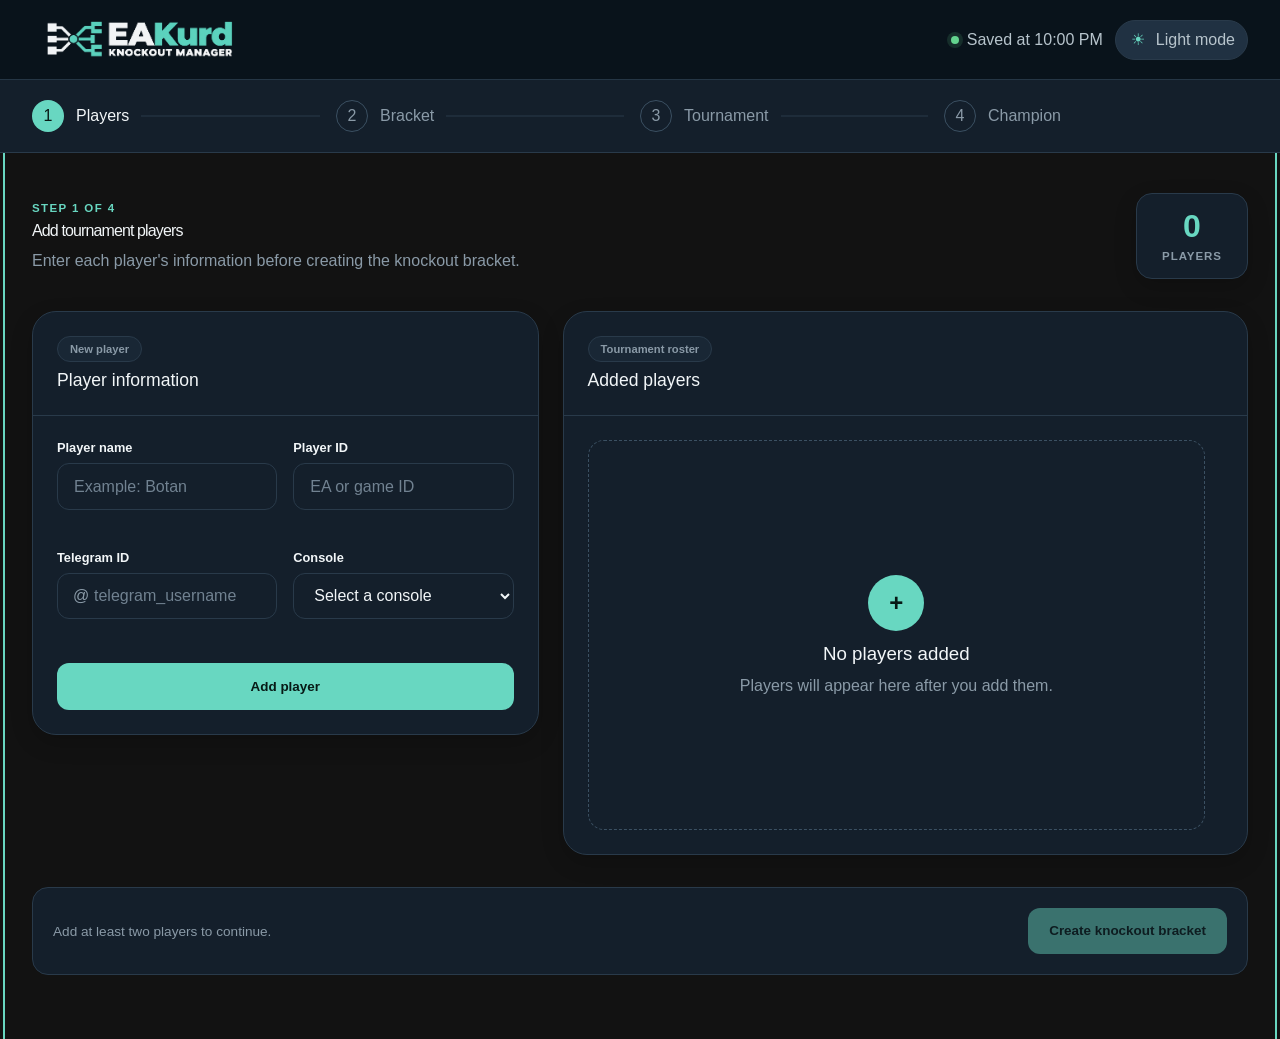
<file: index.html>
<!doctype html>
<html lang="en">

<head>
    <meta charset="UTF-8">
    <meta name="viewport" content="width=device-width, initial-scale=1.0">
    <meta name="theme-color" content="#09140f">

    <meta name="description" content="EAKurd knockout tournament manager.">

    <title>EAKurd Knockout Manager</title>

    <link rel="icon" type="image/png" href="./assets/icons/eakurd-icon.png">
    <link rel="apple-touch-icon" href="./assets/icons/eakurd-icon.png">

    <link rel="stylesheet" href="./src/styles/main.css">

    <script type="module" src="./src/app.js"></script>
</head>

<body>
    <a class="skip-link" href="#workflow-screen">
        Skip to tournament setup
    </a>

    <div class="app-shell" id="app-shell">
        <header class="app-header">
            <div class="brand" aria-label="EAKurd Knockout Manager">
                <img class="brand__logo brand__logo--dark" src="./assets/images/eakurd-logo-dark.png"
                    alt="EAKurd Knockout Manager">
            </div>

            <div class="app-header__actions">
                <div class="autosave-status" id="autosave-status" role="status" aria-live="polite">
                    <span class="autosave-status__indicator" aria-hidden="true"></span>
                    <span id="autosave-status-text">Saved on this device</span>
                </div>

                <button class="theme-toggle" id="theme-toggle" type="button" aria-label="Switch to light mode">
                    <span class="theme-toggle__icon" data-theme-icon aria-hidden="true">☀</span>
                    <span data-theme-label>Light mode</span>
                </button>
            </div>
        </header>

        <nav class="workflow-progress" aria-label="Tournament progress">
            <ol class="workflow-progress__steps" id="workflow-progress"></ol>
        </nav>

        <main class="workflow-main" id="workflow-screen" tabindex="-1">
            <div class="screen-loader" role="status">
                Preparing tournament…
            </div>
        </main>

        <div class="notification-region" id="notification-region" aria-live="polite" aria-atomic="true"></div>
    </div>

    <noscript>
        This tournament manager requires JavaScript.
    </noscript>
</body>

</html>
</file>
<file: src/styles/main.css>
@import url("./variables.css");
@import url("./reset.css");
@import url("./layout.css");
@import url("./components.css");
@import url("../features/player-setup/player-setup.css");
@import url("../features/bracket-setup/bracket-setup.css");
@import url("../features/active-round/active-round.css");
@import url("../features/tournament-complete/tournament-complete.css");
</file>
